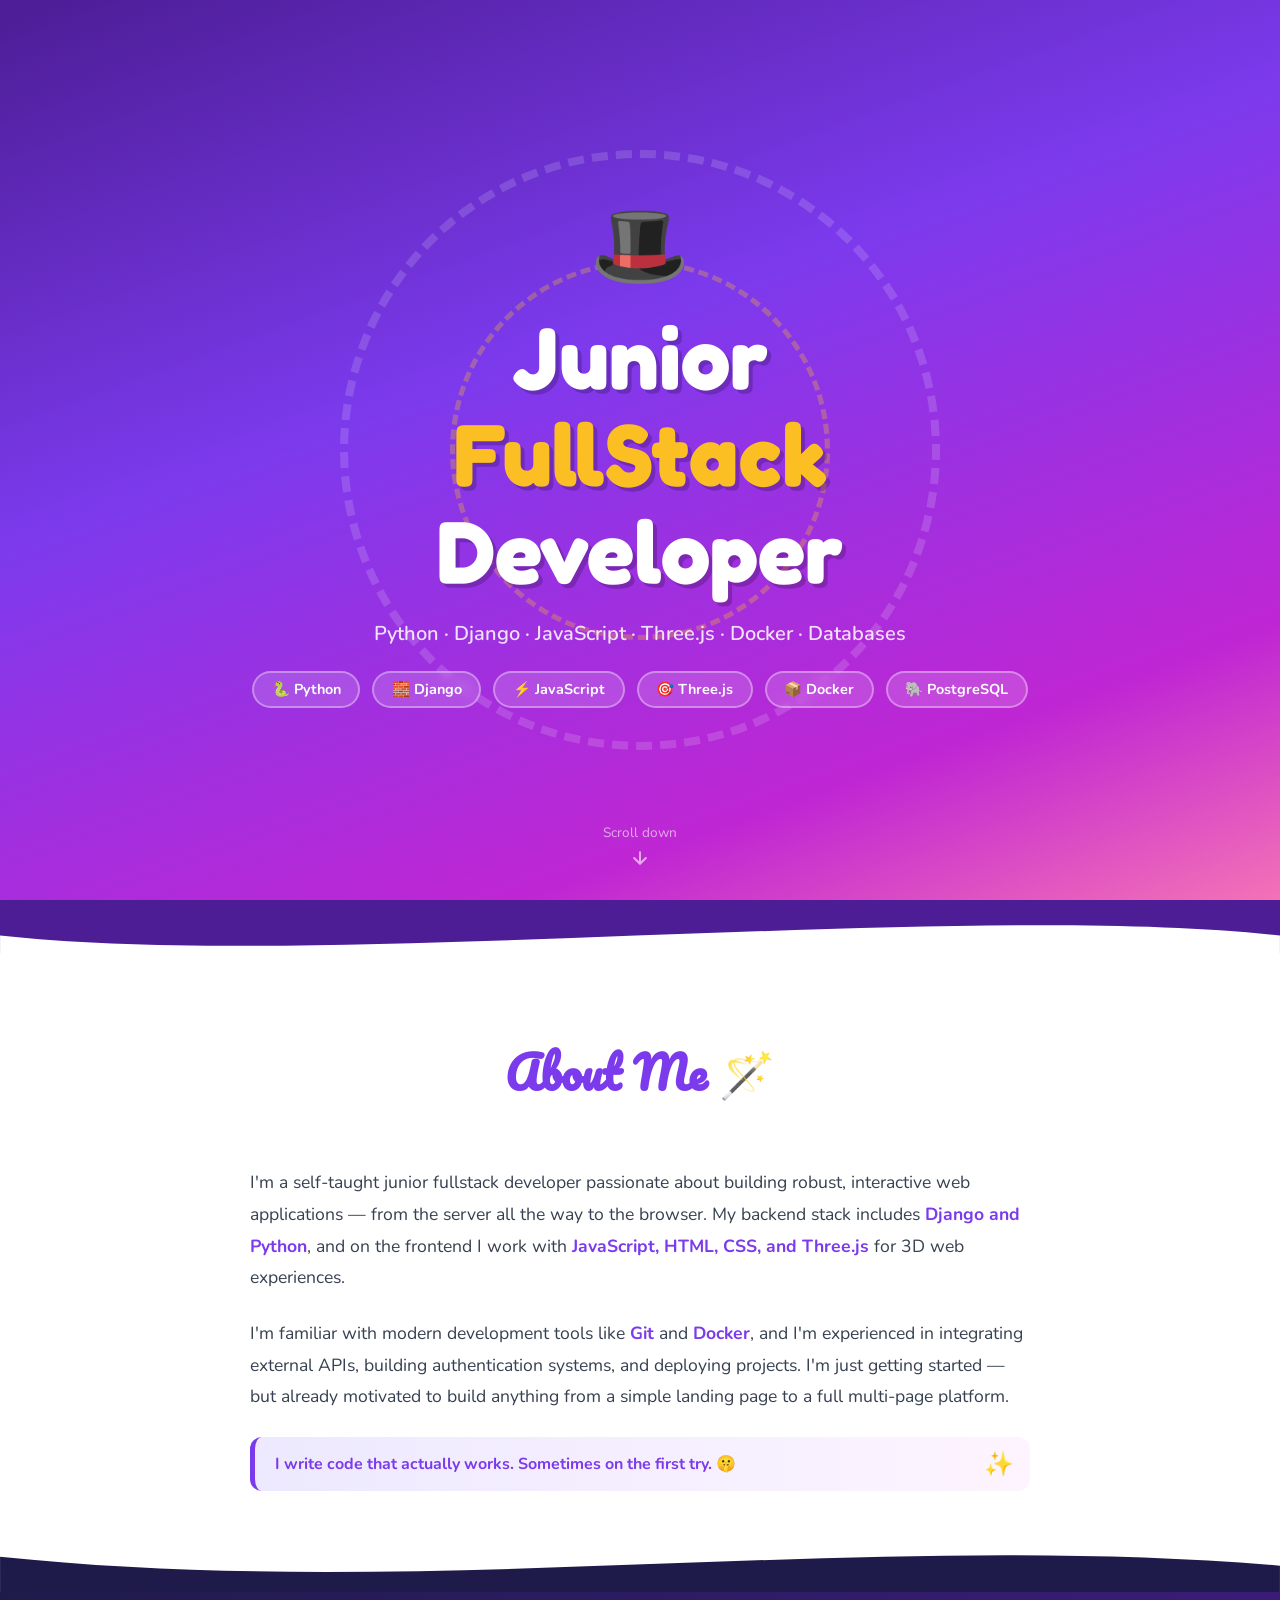
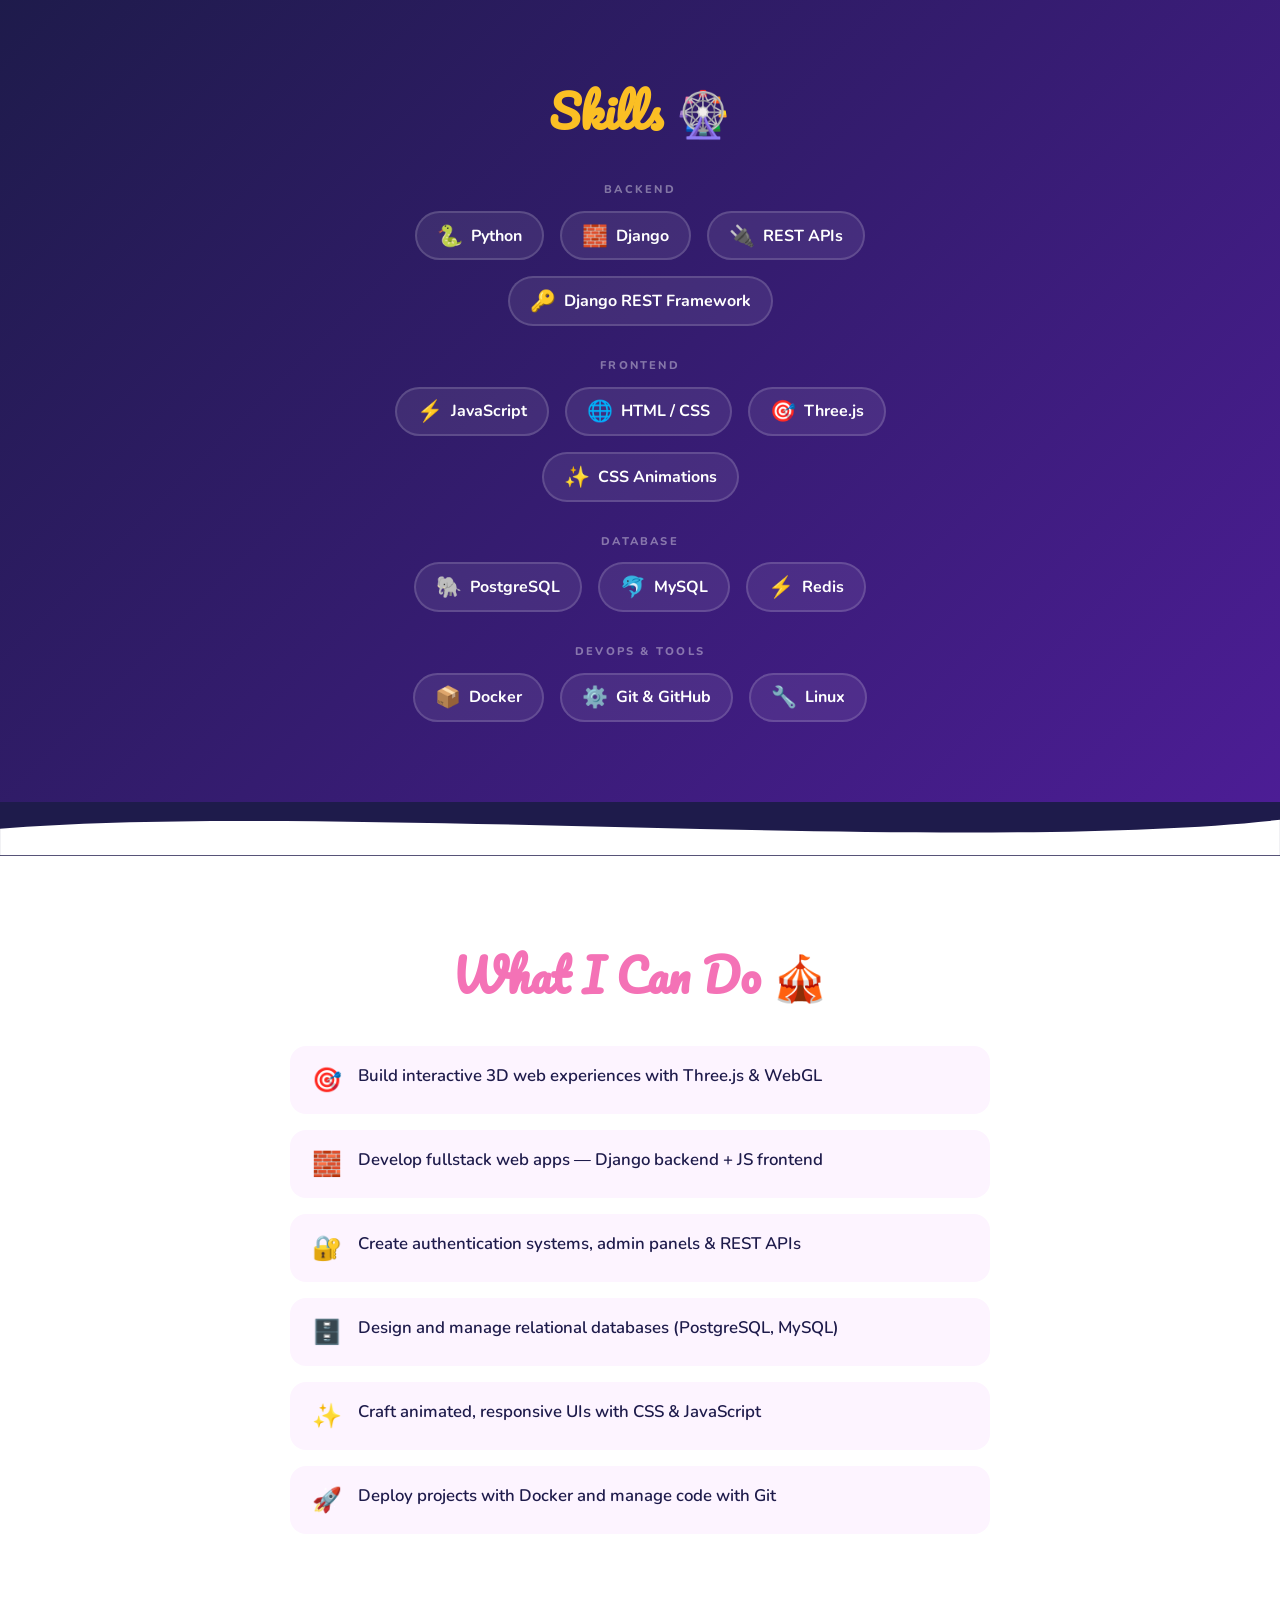
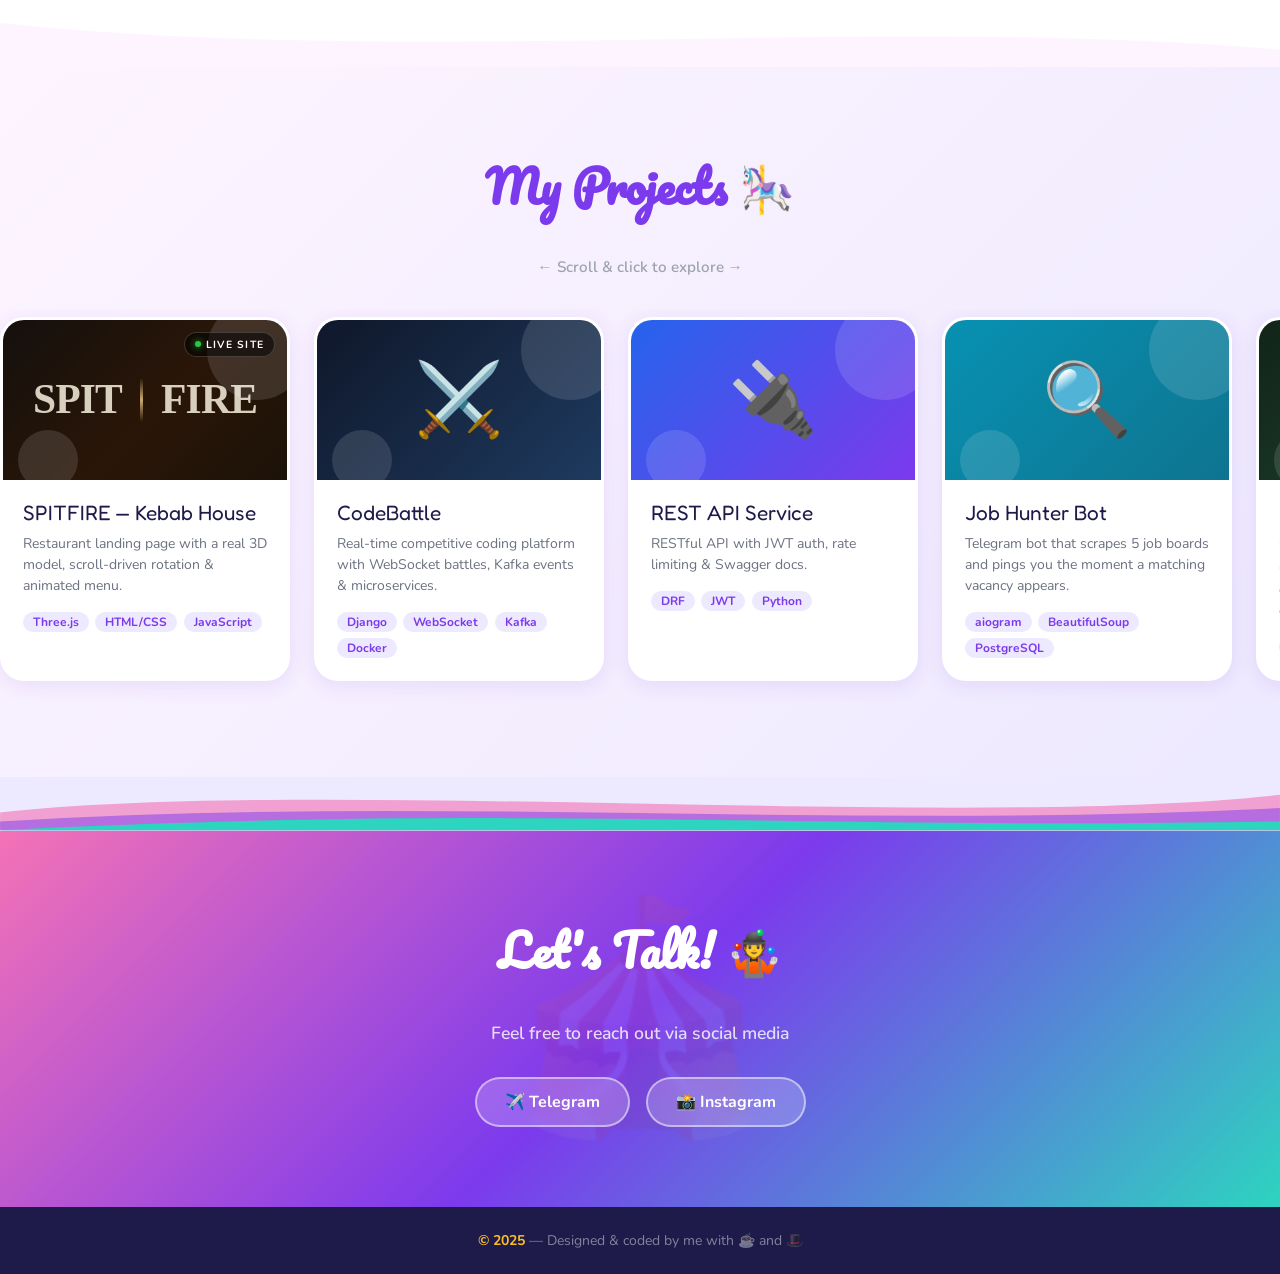
<file: index.html>
<!DOCTYPE html>
<html lang="en">
<head>
  <meta charset="UTF-8" />
  <meta name="viewport" content="width=device-width, initial-scale=1.0"/>
  <title>My Portfolio — Junior Fullstack Developer</title>
  <link href="https://fonts.googleapis.com/css2?family=Fredoka+One&family=Nunito:wght@400;600;700;800&family=Pacifico&display=swap" rel="stylesheet">
  <style>
    *, *::before, *::after { box-sizing: border-box; margin: 0; padding: 0; }

    :root {
      --purple: #7c3aed;
      --purple-light: #c4b5fd;
      --yellow: #fbbf24;
      --pink: #f472b6;
      --teal: #2dd4bf;
      --orange: #fb923c;
      --bg: #fdf4ff;
    }

    html { scroll-behavior: smooth; }

    body {
      background: var(--bg);
      color: #1e1b4b;
      font-family: 'Nunito', sans-serif;
      overflow-x: hidden;
    }

    /* ── FLOATING STARS CANVAS ── */
    #stars-canvas {
      position: fixed;
      inset: 0;
      pointer-events: none;
      z-index: 0;
    }

    /* ── HERO ── */
    .hero {
      position: relative;
      min-height: 100vh;
      display: flex;
      flex-direction: column;
      justify-content: center;
      align-items: center;
      text-align: center;
      padding: 2rem;
      background: linear-gradient(160deg, #4c1d95 0%, #7c3aed 40%, #c026d3 80%, #f472b6 100%);
      overflow: hidden;
      z-index: 1;
    }

    /* big rotating ring */
    .hero::before {
      content: '';
      position: absolute;
      width: 600px; height: 600px;
      border: 8px dashed rgba(255,255,255,0.15);
      border-radius: 50%;
      animation: spinRing 20s linear infinite;
    }
    .hero::after {
      content: '';
      position: absolute;
      width: 380px; height: 380px;
      border: 5px dashed rgba(251,191,36,0.3);
      border-radius: 50%;
      animation: spinRing 12s linear infinite reverse;
    }
    @keyframes spinRing { to { transform: rotate(360deg); } }

    .hero-emoji {
      font-size: 5rem;
      animation: bounce 1.8s ease-in-out infinite;
      position: relative; z-index: 2;
    }
    @keyframes bounce {
      0%,100% { transform: translateY(0) rotate(-5deg); }
      50%      { transform: translateY(-18px) rotate(5deg); }
    }

    .hero h1 {
      font-family: 'Fredoka One', cursive;
      font-size: clamp(2.8rem, 8vw, 5.5rem);
      color: #fff;
      line-height: 1.1;
      position: relative; z-index: 2;
      margin: 0.5rem 0;
      text-shadow: 4px 4px 0 rgba(0,0,0,0.2);
    }
    .hero h1 span {
      color: var(--yellow);
      display: inline-block;
      animation: wiggle 2.5s ease-in-out infinite;
    }
    @keyframes wiggle {
      0%,100% { transform: rotate(-3deg); }
      50%      { transform: rotate(3deg); }
    }

    .hero-sub {
      font-size: 1.25rem;
      color: rgba(255,255,255,0.85);
      position: relative; z-index: 2;
      font-weight: 600;
      margin-top: 0.75rem;
    }

    .hero-badges {
      display: flex;
      gap: 0.75rem;
      flex-wrap: wrap;
      justify-content: center;
      margin-top: 1.5rem;
      position: relative; z-index: 2;
    }
    .hero-badge {
      background: rgba(255,255,255,0.15);
      border: 2px solid rgba(255,255,255,0.35);
      color: #fff;
      border-radius: 9999px;
      padding: 0.4rem 1.1rem;
      font-size: 0.9rem;
      font-weight: 700;
      backdrop-filter: blur(6px);
      animation: popIn 0.5s backwards;
    }
    @keyframes popIn {
      from { transform: scale(0); opacity: 0; }
      to   { transform: scale(1); opacity: 1; }
    }

    .scroll-hint {
      position: absolute;
      bottom: 2rem;
      z-index: 2;
      color: rgba(255,255,255,0.6);
      font-size: 0.85rem;
      display: flex;
      flex-direction: column;
      align-items: center;
      gap: 0.35rem;
      animation: float 2s ease-in-out infinite;
    }
    .scroll-hint svg { animation: arrowBounce 1.2s ease-in-out infinite; }
    @keyframes arrowBounce {
      0%,100% { transform: translateY(0); }
      50%      { transform: translateY(6px); }
    }
    @keyframes float {
      0%,100% { opacity: 0.6; }
      50%      { opacity: 1; }
    }

    /* ── WAVY DIVIDER ── */
    .wave { display: block; width: 100%; line-height: 0; }

    /* ── SECTION WRAPPERS ── */
    section { position: relative; z-index: 1; }

    .section-label {
      font-family: 'Pacifico', cursive;
      font-size: clamp(1.9rem, 5vw, 2.8rem);
      text-align: center;
      margin-bottom: 2rem;
    }

    /* ── ABOUT ── */
    .about-section {
      background: #fff;
      padding: 5rem 1.5rem 3rem;
    }
    .about-inner {
      max-width: 780px;
      margin: 0 auto;
      display: flex;
      flex-direction: column;
      gap: 1.5rem;
    }
    .about-section .section-label { color: var(--purple); }

    .about-text {
      font-size: 1.1rem;
      line-height: 1.8;
      color: #374151;
    }
    .about-text strong { color: var(--purple); }

    .fun-fact-bar {
      background: linear-gradient(90deg, #ede9fe, #fdf4ff);
      border-left: 5px solid var(--purple);
      border-radius: 0.75rem;
      padding: 1rem 1.25rem;
      font-size: 1rem;
      font-weight: 700;
      color: var(--purple);
      position: relative;
      overflow: hidden;
    }
    .fun-fact-bar::after {
      content: '✨';
      position: absolute;
      right: 1rem; top: 50%;
      transform: translateY(-50%);
      font-size: 1.5rem;
      animation: spinStar 3s linear infinite;
    }
    @keyframes spinStar { to { transform: translateY(-50%) rotate(360deg); } }

    /* ── SKILLS WHEEL ── */
    .skills-section {
      background: linear-gradient(135deg, #1e1b4b 0%, #4c1d95 100%);
      padding: 5rem 1.5rem;
    }
    .skills-section .section-label { color: var(--yellow); }

    .skills-grid {
      display: flex;
      flex-wrap: wrap;
      gap: 1rem;
      justify-content: center;
      max-width: 700px;
      margin: 0 auto;
    }
    .skill-pill {
      display: flex;
      align-items: center;
      gap: 0.5rem;
      background: rgba(255,255,255,0.08);
      border: 2px solid rgba(255,255,255,0.15);
      color: #fff;
      border-radius: 9999px;
      padding: 0.55rem 1.25rem;
      font-size: 1rem;
      font-weight: 700;
      cursor: default;
      transition: transform 0.2s, background 0.2s, border-color 0.2s;
    }
    .skill-pill:hover {
      transform: scale(1.12) rotate(-2deg);
      background: var(--purple);
      border-color: var(--yellow);
    }
    .skill-pill span { font-size: 1.3rem; }

    /* ── CAN DO ── */
    .cando-section {
      background: #fff;
      padding: 5rem 1.5rem;
    }
    .cando-section .section-label { color: var(--pink); }

    .cando-list {
      list-style: none;
      max-width: 700px;
      margin: 0 auto;
      display: flex;
      flex-direction: column;
      gap: 1rem;
    }
    .cando-list li {
      display: flex;
      align-items: flex-start;
      gap: 1rem;
      background: #fdf4ff;
      border-radius: 1rem;
      padding: 1rem 1.25rem;
      font-size: 1.05rem;
      font-weight: 600;
      border: 2px solid transparent;
      transition: border-color 0.2s, transform 0.2s;
    }
    .cando-list li:hover {
      border-color: var(--pink);
      transform: translateX(6px);
    }
    .cando-list li .bullet {
      font-size: 1.5rem;
      flex-shrink: 0;
      animation: spinStar 4s linear infinite;
    }

    /* ── PROJECTS ── */
    .projects-section {
      background: linear-gradient(135deg, #fdf4ff 0%, #ede9fe 100%);
      padding: 5rem 0 4rem;
    }
    .projects-section .section-label { color: var(--purple); padding: 0 1.5rem; }
    .projects-hint {
      text-align: center;
      color: #9ca3af;
      font-size: 0.95rem;
      font-weight: 600;
      margin-bottom: 2rem;
    }

    .projects-track {
      display: flex;
      gap: 1.5rem;
      overflow-x: auto;
      scroll-snap-type: x mandatory;
      padding: 0.5rem 1.5rem 2rem;
      scrollbar-width: thin;
      scrollbar-color: var(--purple-light) transparent;
    }
    .projects-track::-webkit-scrollbar { height: 5px; }
    .projects-track::-webkit-scrollbar-thumb {
      background: var(--purple-light);
      border-radius: 9999px;
    }

    .project-card {
      min-width: 290px;
      max-width: 290px;
      scroll-snap-align: start;
      background: #fff;
      border-radius: 1.5rem;
      overflow: hidden;
      box-shadow: 0 4px 20px rgba(109,40,217,0.1);
      cursor: pointer;
      border: 3px solid transparent;
      transition: transform 0.25s cubic-bezier(.34,1.56,.64,1),
                  box-shadow 0.25s ease,
                  border-color 0.25s ease;
    }
    .project-card:hover {
      transform: translateY(-10px) rotate(-1.5deg);
      box-shadow: 0 20px 50px rgba(109,40,217,0.2);
      border-color: var(--purple);
    }

    .card-banner {
      height: 160px;
      display: flex;
      align-items: center;
      justify-content: center;
      font-size: 4.5rem;
      position: relative;
      overflow: hidden;
    }
    .card-banner-emoji {
      animation: floatEmoji 3s ease-in-out infinite;
      position: relative; z-index: 1;
    }
    @keyframes floatEmoji {
      0%,100% { transform: translateY(0) scale(1); }
      50%      { transform: translateY(-8px) scale(1.08); }
    }
    /* decorative circles on banner */
    .card-banner::before, .card-banner::after {
      content: '';
      position: absolute;
      border-radius: 50%;
      background: rgba(255,255,255,0.12);
    }
    .card-banner::before { width: 100px; height: 100px; top: -20px; right: -20px; }
    .card-banner::after  { width: 60px;  height: 60px;  bottom: -10px; left: 15px; }

    .card-body { padding: 1.25rem; }
    .card-title {
      font-family: 'Fredoka One', cursive;
      font-size: 1.3rem;
      color: #1e1b4b;
      margin-bottom: 0.5rem;
    }
    .card-desc {
      font-size: 0.875rem;
      color: #6b7280;
      line-height: 1.5;
      margin-bottom: 1rem;
    }
    .tags { display: flex; flex-wrap: wrap; gap: 0.4rem; }
    .tag {
      background: #ede9fe;
      color: var(--purple);
      border-radius: 9999px;
      padding: 2px 10px;
      font-size: 0.75rem;
      font-weight: 700;
    }

    /* ── CONTACT ── */
    .contact-section {
      background: linear-gradient(135deg, #f472b6 0%, #7c3aed 50%, #2dd4bf 100%);
      padding: 5rem 1.5rem;
      text-align: center;
      position: relative;
      overflow: hidden;
    }
    .contact-section::before {
      content: '🎪';
      position: absolute;
      font-size: 14rem;
      opacity: 0.07;
      top: 50%; left: 50%;
      transform: translate(-50%, -50%);
      pointer-events: none;
    }
    .contact-section .section-label { color: #fff; position: relative; z-index: 1; }
    .contact-sub {
      color: rgba(255,255,255,0.8);
      font-size: 1.1rem;
      font-weight: 600;
      margin-bottom: 2rem;
      position: relative; z-index: 1;
    }
    .contact-links {
      display: flex;
      gap: 1rem;
      justify-content: center;
      flex-wrap: wrap;
      position: relative; z-index: 1;
    }
    .contact-link {
      display: inline-flex;
      align-items: center;
      gap: 0.5rem;
      background: rgba(255,255,255,0.2);
      border: 2px solid rgba(255,255,255,0.5);
      color: #fff;
      padding: 0.75rem 1.75rem;
      border-radius: 9999px;
      font-size: 1rem;
      font-weight: 700;
      text-decoration: none;
      backdrop-filter: blur(8px);
      transition: background 0.2s, transform 0.2s;
    }
    .contact-link:hover {
      background: rgba(255,255,255,0.35);
      transform: scale(1.06) rotate(-1deg);
    }

    /* ── FOOTER ── */
    footer {
      background: #1e1b4b;
      color: rgba(255,255,255,0.45);
      text-align: center;
      padding: 1.5rem;
      font-size: 0.875rem;
    }
    footer strong { color: var(--yellow); }

    /* ── MODAL ── */
    #modal-overlay {
      display: none;
      position: fixed;
      inset: 0;
      background: rgba(10, 5, 30, 0.75);
      z-index: 1000;
      justify-content: center;
      align-items: center;
      padding: 1rem;
      backdrop-filter: blur(6px);
    }
    #modal-overlay.open { display: flex; }

    #modal-box {
      background: #fff;
      border-radius: 1.75rem;
      max-width: 680px;
      width: 100%;
      max-height: 90vh;
      overflow-y: auto;
      padding: 2.25rem;
      position: relative;
      box-shadow: 0 32px 80px rgba(0,0,0,0.35);
      animation: modalPop 0.3s cubic-bezier(.34,1.56,.64,1);
    }
    @keyframes modalPop {
      from { transform: scale(0.7) translateY(40px); opacity: 0; }
      to   { transform: scale(1) translateY(0);      opacity: 1; }
    }

    #modal-close {
      position: absolute;
      top: 1rem; right: 1.25rem;
      font-size: 1.75rem;
      cursor: pointer;
      color: #9ca3af;
      background: none; border: none;
      line-height: 1;
      transition: color 0.2s, transform 0.2s;
    }
    #modal-close:hover { color: var(--purple); transform: rotate(90deg); }

    .modal-header {
      display: flex;
      align-items: center;
      gap: 1rem;
      margin-bottom: 1.25rem;
    }
    .modal-icon {
      font-size: 3.5rem;
      animation: floatEmoji 2.5s ease-in-out infinite;
    }
    #modal-title {
      font-family: 'Fredoka One', cursive;
      font-size: 1.9rem;
      color: var(--purple);
    }
    #modal-desc {
      color: #374151;
      line-height: 1.75;
      font-size: 1rem;
    }
    #modal-links { display: flex; gap: 0.75rem; margin-top: 1.25rem; flex-wrap: wrap; }
    .modal-btn {
      display: inline-block;
      padding: 0.6rem 1.5rem;
      background: var(--purple);
      color: #fff;
      border-radius: 9999px;
      font-size: 0.9rem;
      font-weight: 700;
      text-decoration: none;
      transition: background 0.2s, transform 0.2s;
    }
    .modal-btn:hover { background: #5b21b6; transform: scale(1.05); }

    .modal-gallery {
      display: grid;
      grid-template-columns: repeat(auto-fill, minmax(180px, 1fr));
      gap: 0.75rem;
      margin-top: 1.5rem;
    }
    .modal-gallery img {
      width: 100%; height: 160px; object-fit: cover;
      border-radius: 0.75rem;
      cursor: zoom-in;
      transition: transform .2s;
    }
    .modal-gallery img:hover { transform: scale(1.03); }
    .img-placeholder {
      height: 120px;
      background: linear-gradient(135deg, #ede9fe, #c4b5fd);
      border-radius: 0.75rem;
      display: flex;
      align-items: center;
      justify-content: center;
      color: var(--purple);
      font-size: 0.8rem;
      font-weight: 700;
    }

    /* ── LIVE SITE CARD ── */
    .live-card .card-banner { position: relative; }

    .live-badge {
      position: absolute;
      top: 12px; right: 12px;
      display: flex; align-items: center; gap: 5px;
      background: rgba(0,0,0,0.55);
      border: 1px solid rgba(255,255,255,0.18);
      color: #fff;
      font-size: 0.65rem;
      font-weight: 700;
      letter-spacing: 0.12em;
      text-transform: uppercase;
      padding: 4px 10px;
      border-radius: 9999px;
    }
    .live-dot {
      width: 6px; height: 6px;
      border-radius: 50%;
      background: #28c840;
      box-shadow: 0 0 7px #28c840;
      animation: livePulse 1.5s ease-in-out infinite;
    }
    @keyframes livePulse {
      0%,100% { opacity: 1; }
      50%      { opacity: 0.35; }
    }

    .spitfire-preview {
      display: flex;
      justify-content: center;
      align-items: center;
      height: 100%;
      gap: 18px;
    }
    .sp-word {
      font-size: 2.6rem;
      font-weight: 900;
      color: rgba(241,233,216,0.88);
      letter-spacing: -0.02em;
      line-height: 1;
      font-family: Georgia, serif;
    }
    .sp-divider {
      width: 3px;
      height: 44px;
      background: linear-gradient(to bottom, transparent, #c8a96e, transparent);
      border-radius: 9999px;
    }

    /* ── EKODANKOR CARD PREVIEW ── */
    .ekodankor-preview {
      display: flex;
      align-items: center;
      justify-content: center;
      height: 100%;
      gap: 14px;
    }
    .eko-logo-mark {
      width: 44px; height: 44px;
      border-radius: 10px;
      background: #1a3a2a;
      border: 2px solid rgba(232,160,32,0.6);
      display: flex;
      align-items: center;
      justify-content: center;
      font-family: Georgia, serif;
      font-size: 1.4rem;
      font-weight: 700;
      color: #f5f2ec;
      position: relative;
      overflow: hidden;
      flex-shrink: 0;
    }
    .eko-logo-mark::after {
      content: "";
      position: absolute;
      bottom: 0; left: 0; right: 0;
      height: 8px;
      background: #e8a020;
    }
    .eko-text {
      display: flex;
      flex-direction: column;
    }
    .eko-name {
      font-family: Georgia, serif;
      font-size: 1.4rem;
      font-weight: 700;
      color: #f5f2ec;
      letter-spacing: -0.02em;
      line-height: 1.1;
    }
    .eko-sub {
      font-size: 0.6rem;
      font-weight: 600;
      letter-spacing: 0.14em;
      text-transform: uppercase;
      color: #e8a020;
      margin-top: 3px;
    }

    /* ── SITE PREVIEW OVERLAY (browser window) ── */
    #site-overlay {
      display: none;
      position: fixed;
      inset: 0;
      background: rgba(0,0,0,0.82);
      z-index: 3000;
      justify-content: center;
      align-items: center;
      backdrop-filter: blur(10px);
    }
    #site-overlay.open { display: flex; }

    #site-window {
      width: 92vw;
      height: 88vh;
      background: #1a1a1a;
      border-radius: 14px;
      overflow: hidden;
      display: flex;
      flex-direction: column;
      box-shadow: 0 50px 120px rgba(0,0,0,0.7), 0 0 0 1px rgba(255,255,255,0.08);
      animation: windowPop 0.32s cubic-bezier(.34,1.56,.64,1);
    }
    @keyframes windowPop {
      from { transform: scale(0.88) translateY(20px); opacity: 0; }
      to   { transform: scale(1)    translateY(0);    opacity: 1; }
    }

    #site-chrome {
      background: #2c2c2c;
      padding: 11px 16px;
      display: flex;
      align-items: center;
      gap: 10px;
      flex-shrink: 0;
      border-bottom: 1px solid rgba(255,255,255,0.07);
    }
    .chrome-dots { display: flex; gap: 7px; }
    .chrome-dot {
      width: 13px; height: 13px;
      border-radius: 50%;
      cursor: pointer;
    }
    .chrome-dot.red    { background: #ff5f57; }
    .chrome-dot.yellow { background: #ffbd2e; }
    .chrome-dot.green  { background: #28c840; }
    .chrome-dot.red:hover { background: #ff3b30; }

    #site-url-bar {
      flex: 1;
      background: #1e1e1e;
      border-radius: 7px;
      padding: 5px 14px;
      font-family: 'Courier New', monospace;
      font-size: 12px;
      color: #9a9a9a;
      letter-spacing: 0.01em;
      overflow: hidden;
      text-overflow: ellipsis;
      white-space: nowrap;
    }
    #site-url-bar span { color: #c8a96e; }

    #site-frame {
      flex: 1;
      border: none;
      width: 100%;
      background: #14100d;
    }

    #site-loading {
      position: absolute;
      inset: 50px 0 0;
      display: flex;
      flex-direction: column;
      align-items: center;
      justify-content: center;
      gap: 1rem;
      color: #555;
      font-size: 0.9rem;
      pointer-events: none;
    }
    .loading-ring {
      width: 36px; height: 36px;
      border: 3px solid #333;
      border-top-color: #c8a96e;
      border-radius: 50%;
      animation: spin 0.8s linear infinite;
    }
    @keyframes spin { to { transform: rotate(360deg); } }
  </style>
</head>
<body>

  <canvas id="stars-canvas"></canvas>

  <!-- ══ HERO ══ -->
  <section class="hero">
    <div class="hero-emoji">🎩</div>
    <h1>Junior<br><span>FullStack</span><br>Developer</h1>
    <p class="hero-sub">Python · Django · JavaScript · Three.js · Docker · Databases</p>
    <div class="hero-badges">
      <span class="hero-badge" style="animation-delay:.1s">🐍 Python</span>
      <span class="hero-badge" style="animation-delay:.22s">🧱 Django</span>
      <span class="hero-badge" style="animation-delay:.34s">⚡ JavaScript</span>
      <span class="hero-badge" style="animation-delay:.46s">🎯 Three.js</span>
      <span class="hero-badge" style="animation-delay:.58s">📦 Docker</span>
      <span class="hero-badge" style="animation-delay:.7s">🐘 PostgreSQL</span>
    </div>
    <div class="scroll-hint">
      <span>Scroll down</span>
      <svg width="20" height="20" viewBox="0 0 24 24" fill="none" stroke="currentColor" stroke-width="2.5" stroke-linecap="round">
        <path d="M12 5v14M5 12l7 7 7-7"/>
      </svg>
    </div>
  </section>

  <!-- wave -->
  <svg class="wave" viewBox="0 0 1440 60" xmlns="http://www.w3.org/2000/svg" style="background:#4c1d95">
    <path fill="#fff" d="M0,40 C360,80 1080,0 1440,40 L1440,60 L0,60 Z"/>
  </svg>

  <!-- ══ ABOUT ══ -->
  <section class="about-section">
    <div class="about-inner">
      <h2 class="section-label">About Me 🪄</h2>
      <p class="about-text">
        I'm a self-taught junior fullstack developer passionate about building robust, interactive web applications — from the server all the way to the browser. My backend stack includes <strong>Django and Python</strong>, and on the frontend I work with <strong>JavaScript, HTML, CSS, and Three.js</strong> for 3D web experiences.
      </p>
      <p class="about-text">
        I'm familiar with modern development tools like <strong>Git</strong> and <strong>Docker</strong>, and I'm experienced in integrating external APIs, building authentication systems, and deploying projects. I'm just getting started — but already motivated to build anything from a simple landing page to a full multi-page platform.
      </p>
      <div class="fun-fact-bar">
        I write code that actually works. Sometimes on the first try. 🤫
      </div>
    </div>
  </section>

  <!-- wave -->
  <svg class="wave" viewBox="0 0 1440 60" xmlns="http://www.w3.org/2000/svg" style="background:#fff">
    <path fill="#1e1b4b" d="M0,20 C480,70 960,-10 1440,30 L1440,60 L0,60 Z"/>
  </svg>

  <!-- ══ SKILLS ══ -->
  <section class="skills-section">
    <h2 class="section-label">Skills 🎡</h2>

    <div style="max-width:820px;margin:0 auto;display:flex;flex-direction:column;gap:2rem;">

      <div>
        <div style="font-family:'Nunito',sans-serif;font-size:0.7rem;font-weight:800;letter-spacing:0.2em;text-transform:uppercase;color:rgba(255,255,255,0.4);text-align:center;margin-bottom:0.85rem;">Backend</div>
        <div class="skills-grid">
          <div class="skill-pill"><span>🐍</span> Python</div>
          <div class="skill-pill"><span>🧱</span> Django</div>
          <div class="skill-pill"><span>🔌</span> REST APIs</div>
          <div class="skill-pill"><span>🔑</span> Django REST Framework</div>
        </div>
      </div>

      <div>
        <div style="font-family:'Nunito',sans-serif;font-size:0.7rem;font-weight:800;letter-spacing:0.2em;text-transform:uppercase;color:rgba(255,255,255,0.4);text-align:center;margin-bottom:0.85rem;">Frontend</div>
        <div class="skills-grid">
          <div class="skill-pill"><span>⚡</span> JavaScript</div>
          <div class="skill-pill"><span>🌐</span> HTML / CSS</div>
          <div class="skill-pill"><span>🎯</span> Three.js</div>
          <div class="skill-pill"><span>✨</span> CSS Animations</div>
        </div>
      </div>

      <div>
        <div style="font-family:'Nunito',sans-serif;font-size:0.7rem;font-weight:800;letter-spacing:0.2em;text-transform:uppercase;color:rgba(255,255,255,0.4);text-align:center;margin-bottom:0.85rem;">Database</div>
        <div class="skills-grid">
          <div class="skill-pill"><span>🐘</span> PostgreSQL</div>
          <div class="skill-pill"><span>🐬</span> MySQL</div>
          <div class="skill-pill"><span>⚡</span> Redis</div>
        </div>
      </div>

      <div>
        <div style="font-family:'Nunito',sans-serif;font-size:0.7rem;font-weight:800;letter-spacing:0.2em;text-transform:uppercase;color:rgba(255,255,255,0.4);text-align:center;margin-bottom:0.85rem;">DevOps & Tools</div>
        <div class="skills-grid">
          <div class="skill-pill"><span>📦</span> Docker</div>
          <div class="skill-pill"><span>⚙️</span> Git & GitHub</div>
          <div class="skill-pill"><span>🔧</span> Linux</div>
        </div>
      </div>

    </div>
  </section>

  <!-- wave -->
  <svg class="wave" viewBox="0 0 1440 60" xmlns="http://www.w3.org/2000/svg" style="background:#1e1b4b">
    <path fill="#fff" d="M0,30 C360,0 1080,60 1440,20 L1440,60 L0,60 Z"/>
  </svg>

  <!-- ══ CAN DO ══ -->
  <section class="cando-section">
    <h2 class="section-label">What I Can Do 🎪</h2>
    <ul class="cando-list">
      <li><span class="bullet">🎯</span> Build interactive 3D web experiences with Three.js & WebGL</li>
      <li><span class="bullet">🧱</span> Develop fullstack web apps — Django backend + JS frontend</li>
      <li><span class="bullet">🔐</span> Create authentication systems, admin panels & REST APIs</li>
      <li><span class="bullet">🗄️</span> Design and manage relational databases (PostgreSQL, MySQL)</li>
      <li><span class="bullet">✨</span> Craft animated, responsive UIs with CSS & JavaScript</li>
      <li><span class="bullet">🚀</span> Deploy projects with Docker and manage code with Git</li>
    </ul>
  </section>

  <!-- wave -->
  <svg class="wave" viewBox="0 0 1440 60" xmlns="http://www.w3.org/2000/svg" style="background:#fff">
    <path fill="#fdf4ff" d="M0,10 C480,60 960,0 1440,40 L1440,60 L0,60 Z"/>
  </svg>

  <!-- ══ PROJECTS ══ -->
  <section class="projects-section">
    <h2 class="section-label">My Projects 🎠</h2>
    <p class="projects-hint">← Scroll & click to explore →</p>

    <div class="projects-track">

      <!-- ★ LIVE SITE — SPITFIRE KEBAB ★ -->
      <div class="project-card live-card" onclick="openSite('projects/kebab/index.html', 'spitfire-kebab.ekodankor')">
        <div class="card-banner" style="background: linear-gradient(135deg, #14100d 0%, #2a1608 55%, #1c1208 100%)">
          <div class="live-badge"><span class="live-dot"></span> Live Site</div>
          <div class="spitfire-preview">
            <span class="sp-word">SPIT</span>
            <div class="sp-divider"></div>
            <span class="sp-word">FIRE</span>
          </div>
        </div>
        <div class="card-body">
          <div class="card-title">SPITFIRE — Kebab House</div>
          <p class="card-desc">Restaurant landing page with a real 3D model, scroll-driven rotation & animated menu.</p>
          <div class="tags">
            <span class="tag">Three.js</span>
            <span class="tag">HTML/CSS</span>
            <span class="tag">JavaScript</span>
          </div>
        </div>
      </div>

      <div class="project-card" onclick="openModal(0)">
        <div class="card-banner" style="background:linear-gradient(135deg,#0f172a,#1e3a5f)">
          <span class="card-banner-emoji">⚔️</span>
        </div>
        <div class="card-body">
          <div class="card-title">CodeBattle</div>
          <p class="card-desc">Real-time competitive coding platform with WebSocket battles, Kafka events & microservices.</p>
          <div class="tags">
            <span class="tag">Django</span>
            <span class="tag">WebSocket</span>
            <span class="tag">Kafka</span>
            <span class="tag">Docker</span>
          </div>
        </div>
      </div>

      <div class="project-card" onclick="openModal(1)">
        <div class="card-banner" style="background:linear-gradient(135deg,#2563eb,#7c3aed)">
          <span class="card-banner-emoji">🔌</span>
        </div>
        <div class="card-body">
          <div class="card-title">REST API Service</div>
          <p class="card-desc">RESTful API with JWT auth, rate limiting & Swagger docs.</p>
          <div class="tags">
            <span class="tag">DRF</span>
            <span class="tag">JWT</span>
            <span class="tag">Python</span>
          </div>
        </div>
      </div>

      <div class="project-card" onclick="openModal(2)">
        <div class="card-banner" style="background:linear-gradient(135deg,#0891b2,#0e7490)">
          <span class="card-banner-emoji">🔍</span>
        </div>
        <div class="card-body">
          <div class="card-title">Job Hunter Bot</div>
          <p class="card-desc">Telegram bot that scrapes 5 job boards and pings you the moment a matching vacancy appears.</p>
          <div class="tags">
            <span class="tag">aiogram</span>
            <span class="tag">BeautifulSoup</span>
            <span class="tag">PostgreSQL</span>
          </div>
        </div>
      </div>

      <!-- ★ LIVE SITE — EKODANKOR ★ -->
      <div class="project-card live-card" onclick="openSite('projects/ekodankor/index.html', 'ekodankor.pl')">
        <div class="card-banner" style="background:linear-gradient(135deg,#112418 0%,#1a3a2a 60%,#0f2018 100%)">
          <div class="live-badge"><span class="live-dot"></span> Live Site</div>
          <div class="ekodankor-preview">
            <div class="eko-logo-mark">E</div>
            <div class="eko-text">
              <span class="eko-name">EkoDankor</span>
              <span class="eko-sub">Wywóz odpadów · Lublin</span>
            </div>
          </div>
        </div>
        <div class="card-body">
          <div class="card-title">EkoDankor — Waste Service</div>
          <p class="card-desc">Company landing page with scroll-driven 3D garbage truck, subpages & contact form.</p>
          <div class="tags">
            <span class="tag">Three.js</span>
            <span class="tag">HTML/CSS</span>
            <span class="tag">JavaScript</span>
          </div>
        </div>
      </div>

      <div class="project-card" onclick="openModal(4)">
        <div class="card-banner" style="background:linear-gradient(135deg,#b45309,#fbbf24)">
          <span class="card-banner-emoji">🔗</span>
        </div>
        <div class="card-body">
          <div class="card-title">URL Shortener</div>
          <p class="card-desc">Link shortener with click analytics and Redis caching.</p>
          <div class="tags">
            <span class="tag">Django</span>
            <span class="tag">Redis</span>
            <span class="tag">MySQL</span>
          </div>
        </div>
      </div>

    </div>
  </section>

  <!-- wave -->
  <svg class="wave" viewBox="0 0 1440 60" xmlns="http://www.w3.org/2000/svg" style="background:#ede9fe">
    <path fill="#f472b6" d="M0,40 C360,0 1080,60 1440,20 L1440,60 L0,60 Z" opacity=".6"/>
    <path fill="#7c3aed" d="M0,50 C480,20 960,60 1440,35 L1440,60 L0,60 Z" opacity=".5"/>
    <path fill="#2dd4bf" d="M0,60 C600,30 900,60 1440,50 L1440,60 L0,60 Z"/>
  </svg>

  <!-- ══ CONTACT ══ -->
  <section class="contact-section">
    <h2 class="section-label">Let's Talk! 🤹</h2>
    <p class="contact-sub">Feel free to reach out via social media</p>
    <div class="contact-links">
      <a href="https://t.me/your_username" target="_blank" class="contact-link">✈️ Telegram</a>
      <a href="https://instagram.com/your_username" target="_blank" class="contact-link">📸 Instagram</a>
    </div>
  </section>

  <footer>
    <strong>© 2025</strong> — Designed & coded by me with ☕ and 🎩
  </footer>

  <!-- ══ SITE PREVIEW OVERLAY ══ -->
  <div id="site-overlay" onclick="closeSiteOutside(event)">
    <div id="site-window">
      <div id="site-chrome">
        <div class="chrome-dots">
          <div class="chrome-dot red" onclick="closeSite()" title="Close"></div>
          <div class="chrome-dot yellow"></div>
          <div class="chrome-dot green"></div>
        </div>
        <div id="site-url-bar"><span id="site-url-text">loading...</span></div>
      </div>
      <div id="site-loading">
        <div class="loading-ring"></div>
        <span>Loading site…</span>
      </div>
      <iframe id="site-frame" src="" frameborder="0" onload="hideSiteLoader()"></iframe>
    </div>
  </div>

  <!-- ══ MODAL ══ -->
  <div id="modal-overlay" onclick="closeModalOutside(event)">
    <div id="modal-box">
      <button id="modal-close" onclick="closeModal()">✕</button>
      <div class="modal-header">
        <div class="modal-icon" id="modal-icon"></div>
        <div>
          <div id="modal-title"></div>
          <div class="tags" id="modal-tags" style="margin-top:.5rem"></div>
        </div>
      </div>
      <p id="modal-desc"></p>
      <div id="modal-links"></div>
      <div class="modal-gallery" id="modal-gallery"></div>
    </div>
  </div>

  <script>
    /* ── Floating stars ── */
    const canvas = document.getElementById('stars-canvas');
    const ctx    = canvas.getContext('2d');
    let stars = [];

    function resize() {
      canvas.width  = window.innerWidth;
      canvas.height = window.innerHeight;
    }
    resize();
    window.addEventListener('resize', resize);

    for (let i = 0; i < 60; i++) {
      stars.push({
        x: Math.random() * window.innerWidth,
        y: Math.random() * window.innerHeight,
        r: Math.random() * 2.5 + 0.5,
        dx: (Math.random() - 0.5) * 0.3,
        dy: (Math.random() - 0.5) * 0.3,
        alpha: Math.random(),
        dAlpha: (Math.random() - 0.5) * 0.01,
      });
    }

    function drawStars() {
      ctx.clearRect(0, 0, canvas.width, canvas.height);
      stars.forEach(s => {
        s.x += s.dx; s.y += s.dy;
        s.alpha += s.dAlpha;
        if (s.alpha < 0 || s.alpha > 1) s.dAlpha *= -1;
        if (s.x < 0) s.x = canvas.width;
        if (s.x > canvas.width) s.x = 0;
        if (s.y < 0) s.y = canvas.height;
        if (s.y > canvas.height) s.y = 0;
        ctx.beginPath();
        ctx.arc(s.x, s.y, s.r, 0, Math.PI * 2);
        ctx.fillStyle = `rgba(196,181,253,${s.alpha * 0.5})`;
        ctx.fill();
      });
      requestAnimationFrame(drawStars);
    }
    drawStars();

    /* ── Projects data ── */
    const projects = [
      {
        icon: "⚔️", title: "CodeBattle",
        tags: ["Django", "PostgreSQL", "WebSocket", "Kafka", "Redis", "Docker", "Microservices"],
        desc: "A real-time competitive coding platform where users battle head-to-head solving programming challenges. Built on a microservice architecture: Django backend, PostgreSQL for persistence, Redis for session state, Kafka for event streaming between services, WebSocket for live game updates, and a sandboxed code execution engine. Fully orchestrated with Docker Compose.",
        links: [{ label: "GitHub →", url: "#" }],
        images: [
          "projects/codebattle/screenshot-2026-05-09_17-36-29.png",
          "projects/codebattle/screenshot-2026-05-09_17-36-40.png",
          "projects/codebattle/screenshot-2026-05-09_17-36-51.png",
          "projects/codebattle/screenshot-2026-05-09_17-37-02.png",
          "projects/codebattle/screenshot-2026-05-09_17-37-14.png",
        ],
      },
      {
        icon: "🔌", title: "REST API Service",
        tags: ["DRF", "JWT", "Python"],
        desc: "A clean RESTful API built with Django REST Framework. Features JWT-based authentication, token refresh, rate limiting per user, auto-generated Swagger/OpenAPI documentation, and a full CRUD interface. Designed to be consumed by any frontend or mobile app.",
        links: [{ label: "GitHub →", url: "#" }],
        images: [],
      },
      {
        icon: "🔍", title: "Job Hunter Bot",
        tags: ["aiogram", "BeautifulSoup", "PostgreSQL", "Python", "asyncio"],
        desc: "A Telegram bot that automatically scrapes 5 job boards (hh.ru, LinkedIn, Indeed, Habr Career, and Djinni) on a schedule and filters listings by your keywords, salary range, and location. The moment a matching vacancy appears it sends you a Telegram notification with the job title, company, salary, and a direct link — no manual searching required. User preferences and seen listings are stored in PostgreSQL to avoid duplicate alerts.",
        links: [{ label: "GitHub →", url: "#" }],
        images: [],
      },
      {
        icon: "🛒", title: "Online Store",
        tags: ["Django", "Stripe", "Docker"],
        desc: "An e-commerce backend built with Django. Includes product catalog with categories and filters, cart system, order management, Stripe payment integration, and an admin dashboard. Fully containerized with Docker Compose.",
        links: [{ label: "GitHub →", url: "#" }],
        images: [],
      },
      {
        icon: "🔗", title: "URL Shortener",
        tags: ["Django", "Redis", "MySQL"],
        desc: "A URL shortener service with custom slug support, click tracking analytics, and Redis caching for fast redirects. Users can create short links, view stats, and set expiration dates. Built with Django + MySQL, Redis as cache layer.",
        links: [{ label: "GitHub →", url: "#" }],
        images: [],
      },
    ];

    function openModal(i) {
      const p = projects[i];
      document.getElementById('modal-icon').textContent  = p.icon;
      document.getElementById('modal-title').textContent = p.title;
      document.getElementById('modal-desc').textContent  = p.desc;

      document.getElementById('modal-tags').innerHTML =
        p.tags.map(t => `<span class="tag">${t}</span>`).join('');

      document.getElementById('modal-links').innerHTML =
        p.links.map(l => `<a href="${l.url}" target="_blank" class="modal-btn">${l.label}</a>`).join('');

      const gallery = document.getElementById('modal-gallery');
      gallery.innerHTML = p.images.length
        ? p.images.map(src => `<img src="${src}" alt="screenshot">`).join('')
        : `<div class="img-placeholder">📸 Photo coming soon</div>
           <div class="img-placeholder">📸 Photo coming soon</div>`;

      document.getElementById('modal-overlay').classList.add('open');
      document.body.style.overflow = 'hidden';
    }

    function closeModal() {
      document.getElementById('modal-overlay').classList.remove('open');
      document.body.style.overflow = '';
    }

    function closeModalOutside(e) {
      if (e.target === document.getElementById('modal-overlay')) closeModal();
    }

    /* ── Site preview overlay ── */
    function openSite(url, label) {
      const overlay = document.getElementById('site-overlay');
      const frame   = document.getElementById('site-frame');
      const loading = document.getElementById('site-loading');
      document.getElementById('site-url-text').textContent = label || url;
      loading.style.display = 'flex';
      frame.src = url;
      overlay.classList.add('open');
      document.body.style.overflow = 'hidden';
    }

    function hideSiteLoader() {
      document.getElementById('site-loading').style.display = 'none';
    }

    function closeSite() {
      const overlay = document.getElementById('site-overlay');
      const frame   = document.getElementById('site-frame');
      overlay.classList.remove('open');
      frame.src = '';
      document.body.style.overflow = '';
    }

    function closeSiteOutside(e) {
      if (e.target === document.getElementById('site-overlay')) closeSite();
    }

    document.addEventListener('keydown', e => {
      if (e.key === 'Escape') { closeModal(); closeSite(); }
    });
  </script>
</body>
</html>
</file>
